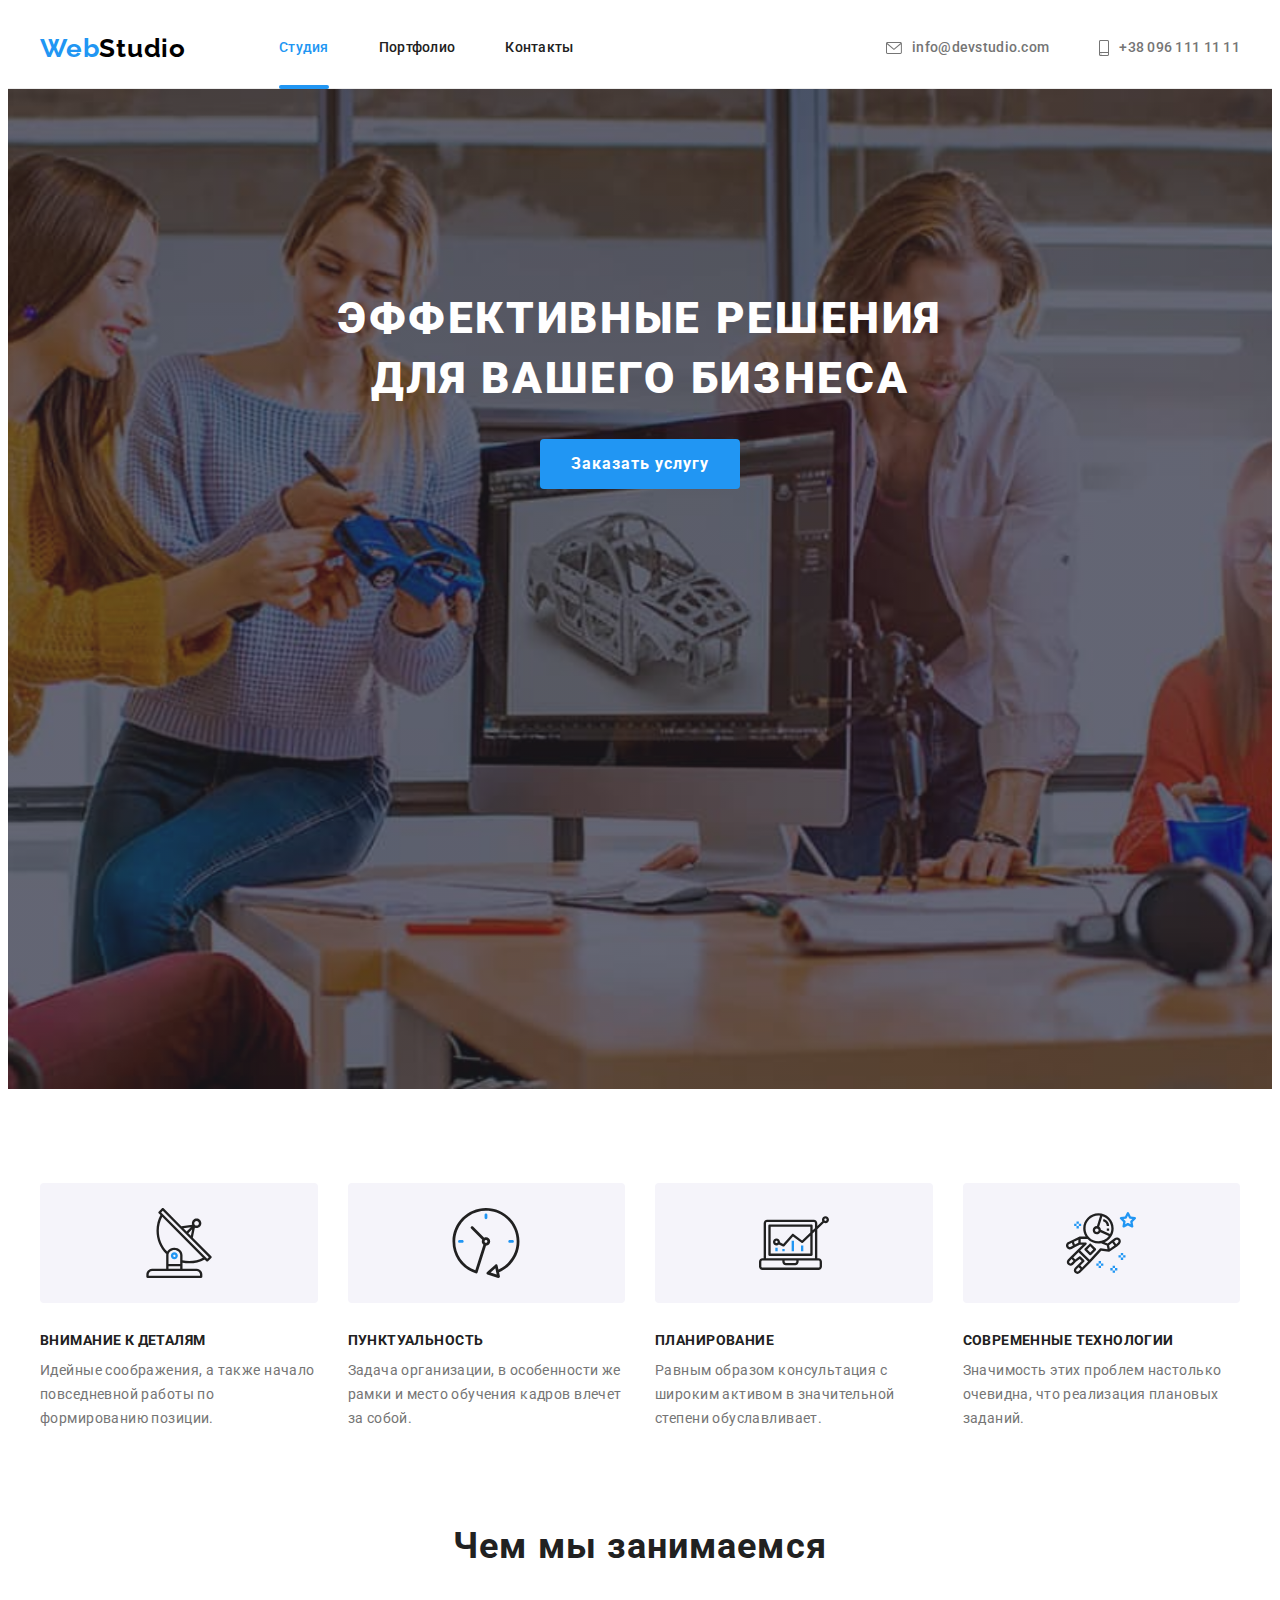
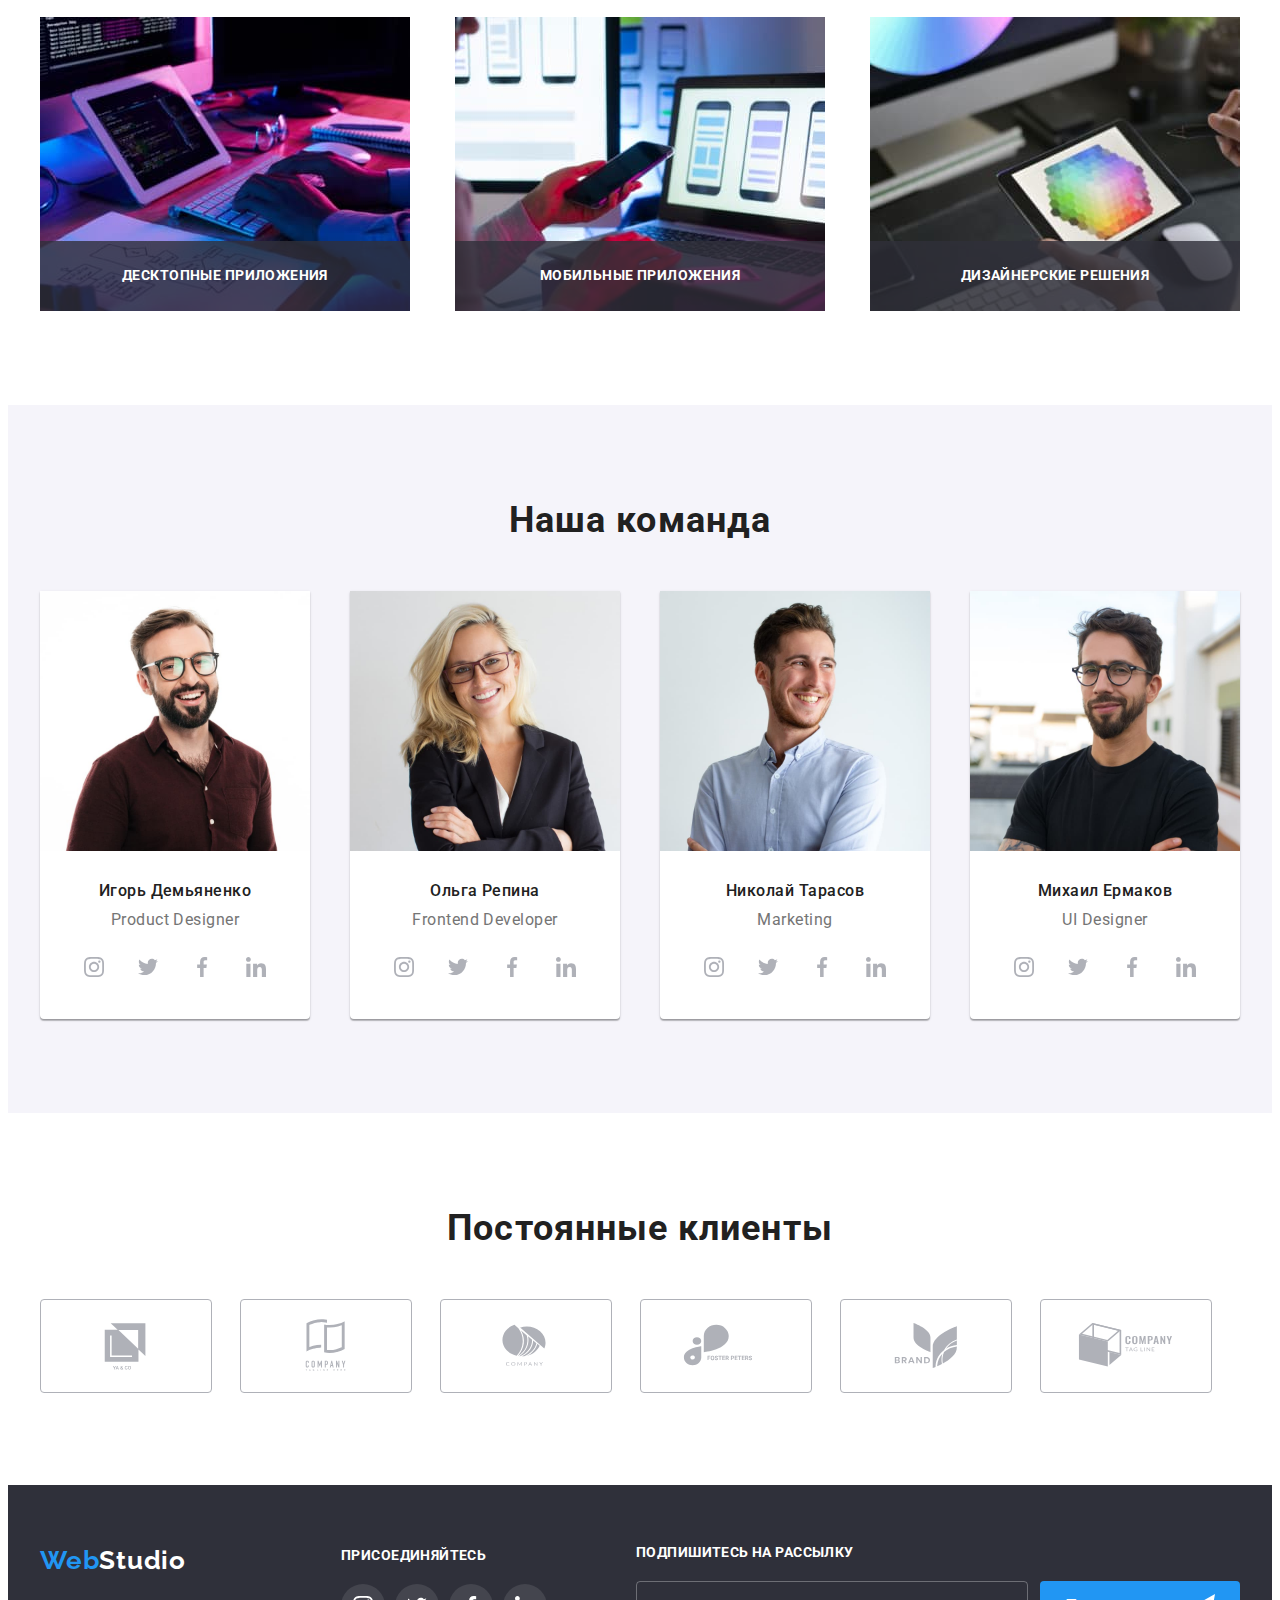
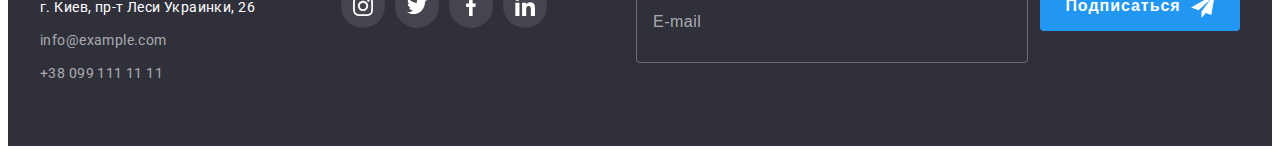
<file: index.html>
<!DOCTYPE html>
<html lang="ru">
  <head>
    <meta charset="UTF-8" />
    <meta http-equiv="X-UA-Compatible" content="IE=edge" />
    <meta name="viewport" content="width=device-width, initial-scale=1.0" />
    <title>Студия</title>
    <link rel="preconnect" href="https://fonts.googleapis.com" />
    <link rel="preconnect" href="https://fonts.gstatic.com" crossorigin />
    <link
      href="https://fonts.googleapis.com/css2?family=Raleway:wght@700&family=Roboto:wght@400;500;700;900&display=swap"
      rel="stylesheet"
    />
    <link
      rel="stylesheet"
      href="https://cdnjs.cloudflare.com/ajax/libs/modern-normalize/1.1.0/modern-normalize.min.css"
      integrity="sha512-wpPYUAdjBVSE4KJnH1VR1HeZfpl1ub8YT/NKx4PuQ5NmX2tKuGu6U/JRp5y+Y8XG2tV+wKQpNHVUX03MfMFn9Q=="
      crossorigin="anonymous"
      referrerpolicy="no-referrer"
    />
    <link rel="stylesheet" href="./css/main.min.css" />
  </head>
  <body>
    <!-- Шапка страницы -->
    <header class="page-header">
      <div class="container page-header__items">
        <nav class="main-nav">
          <a class="logo" href="./index.html"><span class="logo__label">Web</span>Studio</a>

          <ul class="nav-list">
            <li class="nav-list__item">
              <a class="nav-list__link nav-list__link--current" href="./index.html">Студия</a>
            </li>
            <li class="nav-list__item">
              <a class="nav-list__link" href="./portfolio.html">Портфолио</a>
            </li>
            <li class="nav-list__item">
              <a class="nav-list__link" href="">Контакты</a>
            </li>
          </ul>
        </nav>

        <ul class="contacts">
          <li class="contacts__item">
            <a class="contacts__link" href="mailto:info@devstudio.com">
              <svg class="contacts__icon" width="16" height="12">
                <use href="./images/icons.svg#icon-mail"></use>
              </svg>
              info@devstudio.com
            </a>
          </li>
          <li class="contacts__item">
            <a class="contacts__link" href="tel:+380961111111">
              <svg class="contacts__icon" width="10" height="16">
                <use href="./images/icons.svg#icon-smartphone"></use>
              </svg>
              +38 096 111 11 11
            </a>
          </li>
        </ul>
      </div>
    </header>
    <!-- Основной контент страницы -->
    <main>
      <!-- Герой -->
      <section class="hero">
        <div class="container">
          <h1 class="hero__title">Эффективные решения для вашего бизнеса</h1>

          <button class="btn" type="button" data-modal-open>Заказать услугу</button>
        </div>
      </section>
      <!-- Особенности -->
      <section class="features section">
        <div class="container">
          <!-- Скрытый заголовок h2 -->
          <h2 class="visually-hidden">Особенности</h2>

          <ul class="features-list">
            <li class="features-list__item">
              <div class="features-list__icon">
                <svg width="70" height="70">
                  <use href="./images/icons.svg#icon-antenna"></use>
                </svg>
              </div>
              <h3 class="features-list__label">Внимание к деталям</h3>
              <p class="features-list__text">
                Идейные соображения, а также начало повседневной работы по формированию позиции.
              </p>
            </li>

            <li class="features-list__item">
              <div class="features-list__icon">
                <svg width="70" height="70">
                  <use href="./images/icons.svg#icon-clock"></use>
                </svg>
              </div>
              <h3 class="features-list__label">Пунктуальность</h3>
              <p class="features-list__text">
                Задача организации, в особенности же рамки и место обучения кадров влечет за собой.
              </p>
            </li>

            <li class="features-list__item">
              <div class="features-list__icon">
                <svg width="70" height="70">
                  <use href="./images/icons.svg#icon-diagram"></use>
                </svg>
              </div>
              <h3 class="features-list__label">Планирование</h3>
              <p class="features-list__text">
                Равным образом консультация с широким активом в значительной степени обуславливает.
              </p>
            </li>

            <li class="features-list__item">
              <div class="features-list__icon">
                <svg width="70" height="70">
                  <use href="./images/icons.svg#icon-astronaut"></use>
                </svg>
              </div>
              <h3 class="features-list__label">Современные технологии</h3>
              <p class="features-list__text">
                Значимость этих проблем настолько очевидна, что реализация плановых заданий.
              </p>
            </li>
          </ul>
        </div>
      </section>
      <!-- Чем мы занимаемся -->
      <section class="about section">
        <div class="container">
          <h2 class="about__title">Чем мы занимаемся</h2>

          <ul class="about-list">
            <li class="about-list__item">
              <img
                class="about-list__image"
                src="./images/box-1.jpg"
                alt="Компьютер, на котором пишут код"
                width="370"
              />
              <p class="about-list__desc">Десктопные приложения</p>
            </li>

            <li class="about-list__item">
              <img
                class="about-list__image"
                src="./images/box-2.jpg"
                alt="Мобильный телефон в руках разработчика сайта"
                width="370"
              />
              <p class="about-list__desc">Мобильные приложения</p>
            </li>

            <li class="about-list__item">
              <img
                class="about-list__image"
                src="./images/box-3.jpg"
                alt="Планшет в руках дизайнера"
                width="370"
              />
              <p class="about-list__desc">Дизайнерские решения</p>
            </li>
          </ul>
        </div>
      </section>
      <!-- Наша команда -->
      <section class="team section">
        <div class="container">
          <h2 class="team__title">Наша команда</h2>

          <ul class="team-list">
            <li class="team-list__item">
              <img
                class="team-list__photo"
                src="./images/igor-demianenko.jpg"
                alt="Фотография Игоря Демьяненка"
                width="270"
              />
              <h3 class="team-list__name">Игорь Демьяненко</h3>
              <p class="team-list__post" lang="en">Product Designer</p>

              <ul class="social-list">
                <li class="social-list__item">
                  <a href="" class="social-list__link">
                    <svg class="social-list__icon" width="20" height="20">
                      <use href="./images/icons.svg#icon-instagram"></use>
                    </svg>
                  </a>
                </li>
                <li class="social-list__item">
                  <a href="" class="social-list__link">
                    <svg class="social-list__icon" width="20" height="20">
                      <use href="./images/icons.svg#icon-twitter"></use>
                    </svg>
                  </a>
                </li>
                <li class="social-list__item">
                  <a href="" class="social-list__link">
                    <svg class="social-list__icon" width="20" height="20">
                      <use href="./images/icons.svg#icon-facebook"></use>
                    </svg>
                  </a>
                </li>
                <li class="social-list__item">
                  <a href="" class="social-list__link">
                    <svg class="social-list__icon" width="20" height="20">
                      <use href="./images/icons.svg#icon-linkedin"></use>
                    </svg>
                  </a>
                </li>
              </ul>
            </li>

            <li class="team-list__item">
              <img
                class="team-list__photo"
                src="./images/olga-repina.jpg"
                alt="Фотография Ольги Репиной"
                width="270"
              />
              <h3 class="team-list__name">Ольга Репина</h3>
              <p class="team-list__post" lang="en">Frontend Developer</p>

              <ul class="social-list">
                <li class="social-list__item">
                  <a href="" class="social-list__link">
                    <svg class="social-list__icon" width="20" height="20">
                      <use href="./images/icons.svg#icon-instagram"></use>
                    </svg>
                  </a>
                </li>
                <li class="social-list__item">
                  <a href="" class="social-list__link">
                    <svg class="social-list__icon" width="20" height="20">
                      <use href="./images/icons.svg#icon-twitter"></use>
                    </svg>
                  </a>
                </li>
                <li class="social-list__item">
                  <a href="" class="social-list__link">
                    <svg class="social-list__icon" width="20" height="20">
                      <use href="./images/icons.svg#icon-facebook"></use>
                    </svg>
                  </a>
                </li>
                <li class="social-list__item">
                  <a href="" class="social-list__link">
                    <svg class="social-list__icon" width="20" height="20">
                      <use href="./images/icons.svg#icon-linkedin"></use>
                    </svg>
                  </a>
                </li>
              </ul>
            </li>

            <li class="team-list__item">
              <img
                class="team-list__photo"
                src="./images/nikolay-tarasov.jpg"
                alt="Фотография Николая Тарасова"
                width="270"
              />
              <h3 class="team-list__name">Николай Тарасов</h3>
              <p class="team-list__post" lang="en">Marketing</p>

              <ul class="social-list">
                <li class="social-list__item">
                  <a href="" class="social-list__link">
                    <svg class="social-list__icon" width="20" height="20">
                      <use href="./images/icons.svg#icon-instagram"></use>
                    </svg>
                  </a>
                </li>
                <li class="social-list__item">
                  <a href="" class="social-list__link">
                    <svg class="social-list__icon" width="20" height="20">
                      <use href="./images/icons.svg#icon-twitter"></use>
                    </svg>
                  </a>
                </li>
                <li class="social-list__item">
                  <a href="" class="social-list__link">
                    <svg class="social-list__icon" width="20" height="20">
                      <use href="./images/icons.svg#icon-facebook"></use>
                    </svg>
                  </a>
                </li>
                <li class="social-list__item">
                  <a href="" class="social-list__link">
                    <svg class="social-list__icon" width="20" height="20">
                      <use href="./images/icons.svg#icon-linkedin"></use>
                    </svg>
                  </a>
                </li>
              </ul>
            </li>

            <li class="team-list__item">
              <img
                class="team-list__photo"
                src="./images/mikhail-ermakov.jpg"
                alt="Фотография Михаила Ермакова"
                width="270"
              />
              <h3 class="team-list__name">Михаил Ермаков</h3>
              <p class="team-list__post" lang="en">UI Designer</p>

              <ul class="social-list">
                <li class="social-list__item">
                  <a href="" class="social-list__link">
                    <svg class="social-list__icon" width="20" height="20">
                      <use href="./images/icons.svg#icon-instagram"></use>
                    </svg>
                  </a>
                </li>
                <li class="social-list__item">
                  <a href="" class="social-list__link">
                    <svg class="social-list__icon" width="20" height="20">
                      <use href="./images/icons.svg#icon-twitter"></use>
                    </svg>
                  </a>
                </li>
                <li class="social-list__item">
                  <a href="" class="social-list__link">
                    <svg class="social-list__icon" width="20" height="20">
                      <use href="./images/icons.svg#icon-facebook"></use>
                    </svg>
                  </a>
                </li>
                <li class="social-list__item">
                  <a href="" class="social-list__link">
                    <svg class="social-list__icon" width="20" height="20">
                      <use href="./images/icons.svg#icon-linkedin"></use>
                    </svg>
                  </a>
                </li>
              </ul>
            </li>
          </ul>
        </div>
      </section>

      <section class="clients section">
        <div class="container">
          <h2 class="clients__title">Постоянные клиенты</h2>

          <ul class="clients-list">
            <li class="clients-list__item">
              <a href="" class="clients-list__link">
                <svg class="clients-list__icon" width="106" height="60">
                  <use href="./images/icons.svg#icon-client-1"></use>
                </svg>
              </a>
            </li>
            <li class="clients-list__item">
              <a href="" class="clients-list__link">
                <svg class="clients-list__icon" width="106" height="60">
                  <use href="./images/icons.svg#icon-client-2"></use>
                </svg>
              </a>
            </li>
            <li class="clients-list__item">
              <a href="" class="clients-list__link">
                <svg class="clients-list__icon" width="106" height="60">
                  <use href="./images/icons.svg#icon-client-3"></use>
                </svg>
              </a>
            </li>
            <li class="clients-list__item">
              <a href="" class="clients-list__link">
                <svg class="clients-list__icon" width="106" height="60">
                  <use href="./images/icons.svg#icon-client-4"></use>
                </svg>
              </a>
            </li>
            <li class="clients-list__item">
              <a href="" class="clients-list__link">
                <svg class="clients-list__icon" width="106" height="60">
                  <use href="./images/icons.svg#icon-client-5"></use>
                </svg>
              </a>
            </li>
            <li class="clients-list__item">
              <a href="" class="clients-list__link">
                <svg class="clients-list__icon" width="106" height="60">
                  <use href="./images/icons.svg#icon-client-6"></use>
                </svg>
              </a>
            </li>
          </ul>
        </div>
      </section>
    </main>
    <!-- Подвал сайта -->
    <footer class="page-footer">
      <div class="container page-footer__container">
        <div class="page-footer__left">
          <a class="logo page-footer__logo" href="./index.html"
            ><span class="logo__label">Web</span>Studio</a
          >

          <address>
            <ul class="footer-contacts">
              <li class="footer-contacts__item">
                <a
                  class="footer-contacts__link footer-contacts__link--white"
                  href="https://goo.gl/maps/FamfgwnyAjWvc73h8"
                  target="_blank"
                  rel="norefferer noopener"
                  >г. Киев, пр-т Леси Украинки, 26
                </a>
              </li>
              <li class="footer-contacts__item">
                <a class="footer-contacts__link" href="mailto:info@example.com">info@example.com</a>
              </li>
              <li class="footer-contacts__item">
                <a class="footer-contacts__link" href="tel:+380991111111">+38 099 111 11 11</a>
              </li>
            </ul>
          </address>
        </div>

        <div class="footer-social">
          <b class="footer-social__text">присоединяйтесь</b>

          <ul class="social-list">
            <li class="social-list__item">
              <a href="" class="social-list__link social-list__link--white">
                <svg class="social-list__icon" width="20" height="20">
                  <use href="./images/icons.svg#icon-instagram"></use>
                </svg>
              </a>
            </li>
            <li class="social-list__item">
              <a href="" class="social-list__link social-list__link--white">
                <svg class="social-list__icon" width="20" height="20">
                  <use href="./images/icons.svg#icon-twitter"></use>
                </svg>
              </a>
            </li>
            <li class="social-list__item">
              <a href="" class="social-list__link social-list__link--white">
                <svg class="social-list__icon" width="20" height="20">
                  <use href="./images/icons.svg#icon-facebook"></use>
                </svg>
              </a>
            </li>
            <li class="social-list__item">
              <a href="" class="social-list__link social-list__link--white">
                <svg class="social-list__icon" width="20" height="20">
                  <use href="./images/icons.svg#icon-linkedin"></use>
                </svg>
              </a>
            </li>
          </ul>
        </div>

        <form class="footer-form">
          <label for="email" class="footer-form__label">Подпишитесь на рассылку</label>
          <div class="footer-form__container">
            <input
              type="email"
              class="footer-form__input"
              name="email"
              id="email"
              placeholder="E-mail"
            />
            <button type="submit" class="footer-form__btn">
              Подписаться
              <svg class="footer-form__icon" width="24" height="24">
                <use href="./images/icons.svg#icon-send"></use>
              </svg>
            </button>
          </div>
        </form>
      </div>
    </footer>
    <!-- Бэкдроп и модальное окно -->
    <div class="backdrop is-hidden" data-modal>
      <div class="modal">
        <button type="button" class="close-btn" data-modal-close>
          <svg class="close-btn__icon" width="18" height="18">
            <use href="./images/icons.svg#icon-close"></use>
          </svg>
        </button>

        <form class="modal-form">
          <p class="modal-form__title">Оставьте свои данные, мы вам перезвоним</p>

          <label class="modal-form__label" for="name">Имя</label>
          <div class="modal-form__wrapper">
            <input type="text" class="modal-form__input" name="name" id="name" />
            <svg class="modal-form__icon" width="18" height="18">
              <use href="./images/icons.svg#person-modal"></use>
            </svg>
          </div>

          <label class="modal-form__label" for="tel">Телефон</label>
          <div class="modal-form__wrapper">
            <input type="tel" class="modal-form__input" name="tel" id="tel" />
            <svg class="modal-form__icon" width="18" height="18">
              <use href="./images/icons.svg#phone-modal"></use>
            </svg>
          </div>

          <label class="modal-form__label" for="modal-email">Почта</label>
          <div class="modal-form__wrapper">
            <input type="email" class="modal-form__input" name="modal-email" id="modal-email" />
            <svg class="modal-form__icon" width="18" height="18">
              <use href="./images/icons.svg#email-modal"></use>
            </svg>
          </div>

          <label class="modal-form__label" for="comment">Комментарий</label>
          <textarea
            name="comment"
            class="modal-form__comment"
            id="comment"
            placeholder="Введите текст"
          ></textarea>

          <input
            type="checkbox"
            class="modal-form__checkbox visually-hidden"
            name="modal-checkbox"
            id="modal-checkbox"
          />
          <label for="modal-checkbox" class="modal-form__accept">
            <span class="modal-form__check-icon">
              <svg width="11" height="8">
                <use href="./images/icons.svg#icon-check"></use>
              </svg>
            </span>
            Соглашаюсь с рассылкой и принимаю
            <a class="modal-form__link" href="">Условия договора</a>
          </label>
          <button type="submit" class="btn modal-form__btn">Отправить</button>
        </form>
      </div>
    </div>

    <script src="./js/modal.js"></script>
  </body>
</html>
</file>
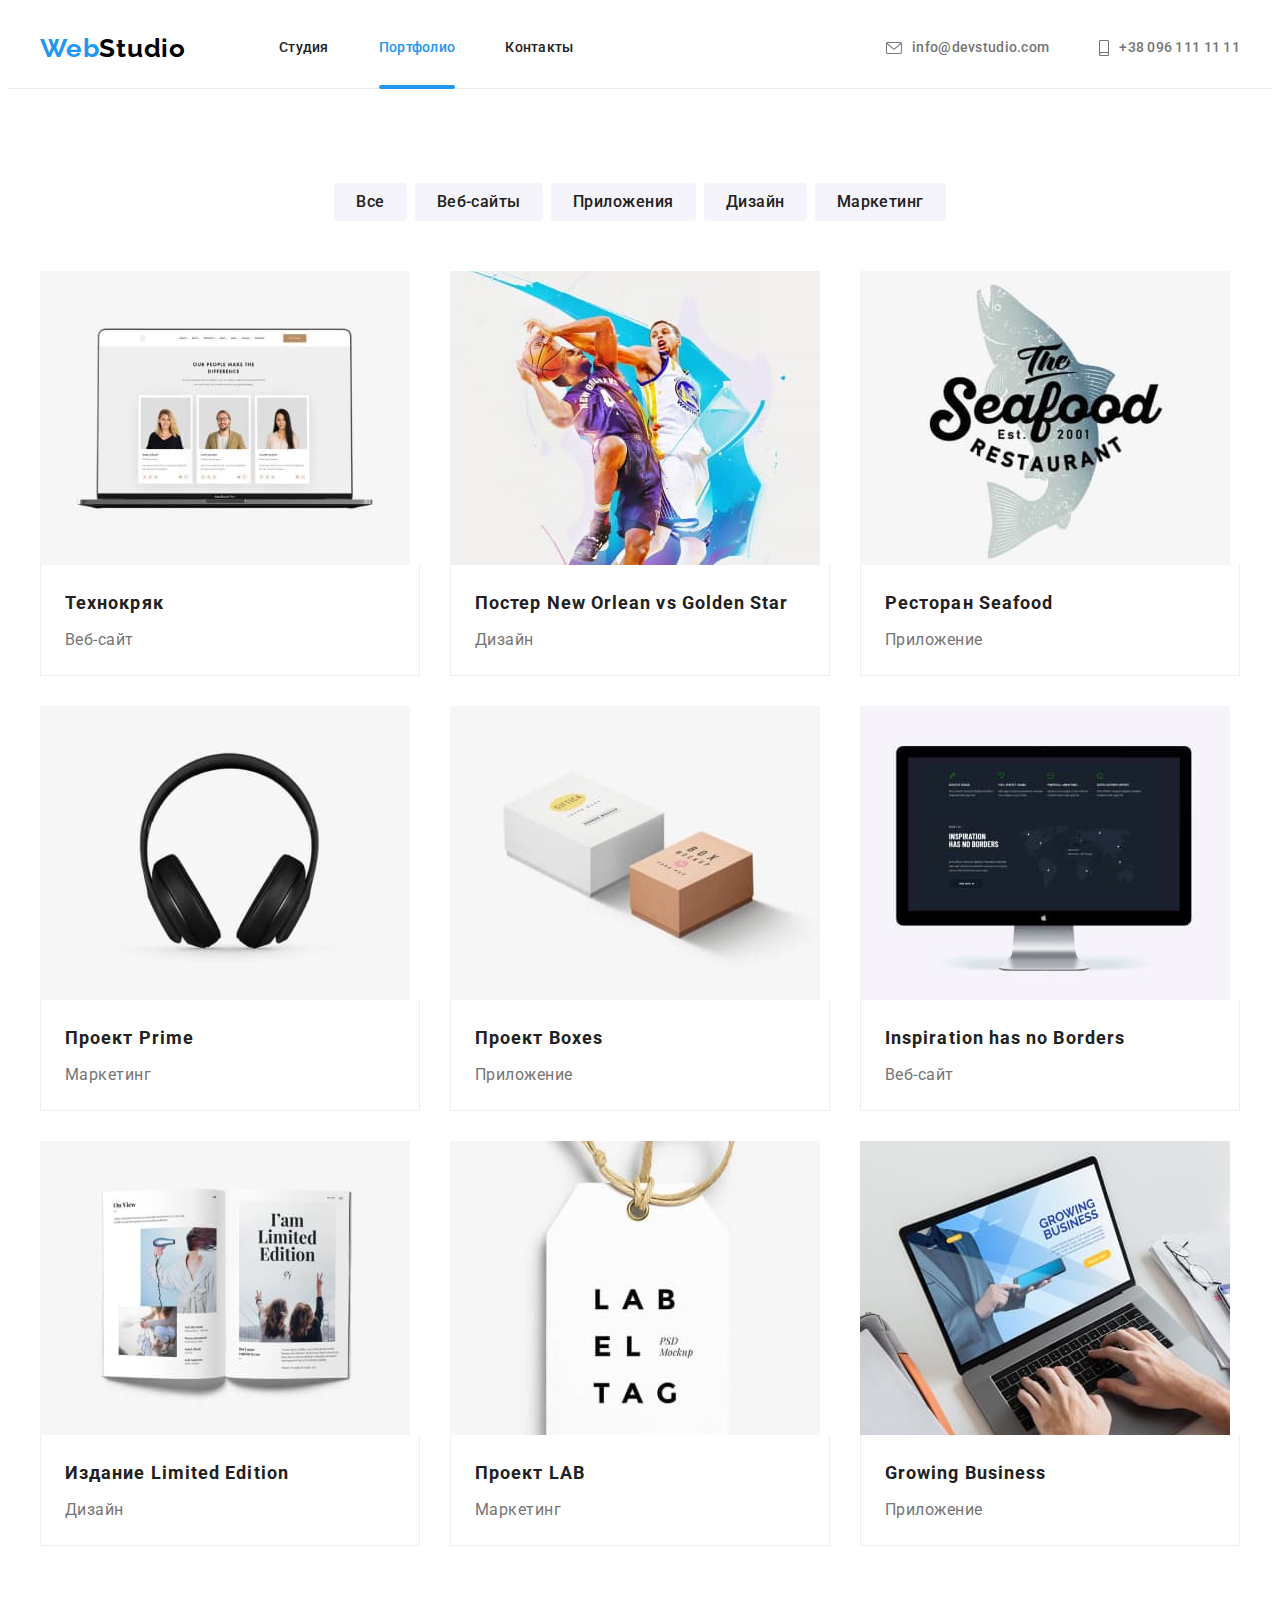
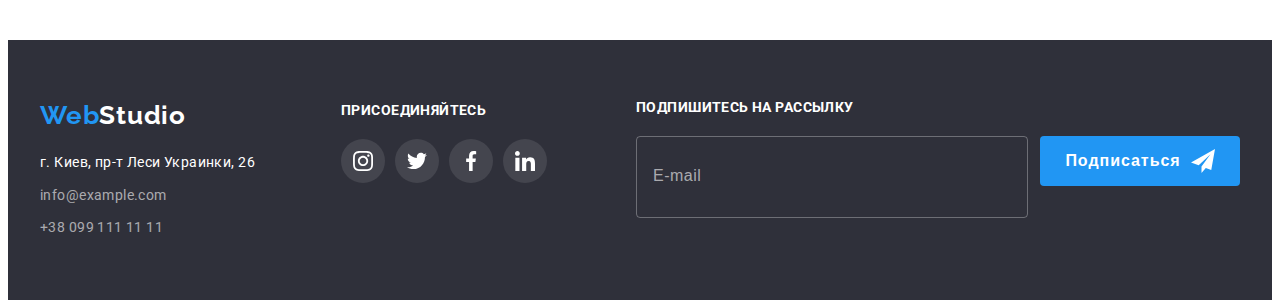
<file: portfolio.html>
<!DOCTYPE html>
<html lang="ru">
  <head>
    <meta charset="UTF-8" />
    <meta http-equiv="X-UA-Compatible" content="IE=edge" />
    <meta name="viewport" content="width=device-width, initial-scale=1.0" />
    <title>Портфолио</title>
    <link rel="preconnect" href="https://fonts.googleapis.com" />
    <link rel="preconnect" href="https://fonts.gstatic.com" crossorigin />
    <link
      href="https://fonts.googleapis.com/css2?family=Raleway:wght@700&family=Roboto:wght@400;500;700;900&display=swap"
      rel="stylesheet"
    />
    <link
      rel="stylesheet"
      href="https://cdnjs.cloudflare.com/ajax/libs/modern-normalize/1.1.0/modern-normalize.min.css"
      integrity="sha512-wpPYUAdjBVSE4KJnH1VR1HeZfpl1ub8YT/NKx4PuQ5NmX2tKuGu6U/JRp5y+Y8XG2tV+wKQpNHVUX03MfMFn9Q=="
      crossorigin="anonymous"
      referrerpolicy="no-referrer"
    />
    <link rel="stylesheet" href="./css/main.min.css" />
  </head>
  <body>
    <!-- Шапка страницы -->
    <header class="page-header">
      <div class="container page-header__items">
        <nav class="main-nav">
          <a class="logo" href="./index.html"><span class="logo__label">Web</span>Studio</a>

          <ul class="nav-list">
            <li class="nav-list__item">
              <a class="nav-list__link" href="./index.html">Студия</a>
            </li>
            <li class="nav-list__item">
              <a class="nav-list__link nav-list__link--current" href="./portfolio.html"
                >Портфолио</a
              >
            </li>
            <li class="nav-list__item">
              <a class="nav-list__link" href="">Контакты</a>
            </li>
          </ul>
        </nav>

        <ul class="contacts">
          <li class="contacts__item">
            <a class="contacts__link" href="mailto:info@devstudio.com">
              <svg class="contacts__icon" width="16" height="12">
                <use href="./images/icons.svg#icon-mail"></use>
              </svg>
              info@devstudio.com
            </a>
          </li>
          <li class="contacts__item">
            <a class="contacts__link" href="tel:+380961111111">
              <svg class="contacts__icon" width="10" height="16">
                <use href="./images/icons.svg#icon-smartphone"></use>
              </svg>
              +38 096 111 11 11
            </a>
          </li>
        </ul>
      </div>
    </header>
    <!-- Основной контент страницы -->
    <main>
      <section class="portfolio section">
        <div class="container">
          <h1 hidden>Примеры работ</h1>

          <ul class="filter-list">
            <li class="filter-list__item">
              <button class="filter-list__btn" type="button">Все</button>
            </li>
            <li class="filter-list__item">
              <button class="filter-list__btn" type="button">Веб-сайты</button>
            </li>
            <li class="filter-list__item">
              <button class="filter-list__btn" type="button">Приложения</button>
            </li>
            <li class="filter-list__item">
              <button class="filter-list__btn" type="button">Дизайн</button>
            </li>
            <li class="filter-list__item">
              <button class="filter-list__btn" type="button">Маркетинг</button>
            </li>
          </ul>

          <ul class="portfolio-list">
            <li class="portfolio-list__item">
              <a class="portfolio-list__link" href="">
                <div class="portfolio-list__overlay">
                  <img
                    class="portfolio-list__image"
                    src="./images/filter-1.jpg"
                    alt="Веб-сайт на ноутбуке"
                    width="370"
                  />
                  <p class="portfolio-list__text">
                    Технокряк это современная площадка распространения коронавируса. Компании
                    используют эту платформу для цифрового шпионажа и атак на защищённые сервера
                    конкурентов.
                  </p>
                </div>
                <div class="portfolio-list__desc">
                  <h2 class="portfolio-list__title">Технокряк</h2>
                  <p class="portfolio-list__subtitle">Веб-сайт</p>
                </div>
              </a>
            </li>
            <li class="portfolio-list__item">
              <a class="portfolio-list__link" href="">
                <div class="portfolio-list__overlay">
                  <img
                    class="portfolio-list__image"
                    src="./images/filter-2.jpg"
                    alt="Постер с баскетболистами"
                    width="370"
                  />
                  <p class="portfolio-list__text">
                    Технокряк это современная площадка распространения коронавируса. Компании
                    используют эту платформу для цифрового шпионажа и атак на защищённые сервера
                    конкурентов.
                  </p>
                </div>
                <div class="portfolio-list__desc">
                  <h2 class="portfolio-list__title">Постер New Orlean vs Golden Star</h2>
                  <p class="portfolio-list__subtitle">Дизайн</p>
                </div>
              </a>
            </li>
            <li class="portfolio-list__item">
              <a class="portfolio-list__link" href="">
                <div class="portfolio-list__overlay">
                  <img
                    class="portfolio-list__image"
                    src="./images/filter-3.jpg"
                    alt="Логотип ресторана"
                    width="370"
                  />
                  <p class="portfolio-list__text">
                    Технокряк это современная площадка распространения коронавируса. Компании
                    используют эту платформу для цифрового шпионажа и атак на защищённые сервера
                    конкурентов.
                  </p>
                </div>
                <div class="portfolio-list__desc">
                  <h2 class="portfolio-list__title">Ресторан Seafood</h2>
                  <p class="portfolio-list__subtitle">Приложение</p>
                </div>
              </a>
            </li>
            <li class="portfolio-list__item">
              <a class="portfolio-list__link" href="">
                <div class="portfolio-list__overlay">
                  <img
                    class="portfolio-list__image"
                    src="./images/filter-4.jpg"
                    alt="Наушники"
                    width="370"
                  />
                  <p class="portfolio-list__text">
                    Технокряк это современная площадка распространения коронавируса. Компании
                    используют эту платформу для цифрового шпионажа и атак на защищённые сервера
                    конкурентов.
                  </p>
                </div>
                <div class="portfolio-list__desc">
                  <h2 class="portfolio-list__title">Проект Prime</h2>
                  <p class="portfolio-list__subtitle">Маркетинг</p>
                </div>
              </a>
            </li>
            <li class="portfolio-list__item">
              <a class="portfolio-list__link" href="">
                <div class="portfolio-list__overlay">
                  <img
                    class="portfolio-list__image"
                    src="./images/filter-5.jpg"
                    alt="Две коробки"
                    width="370"
                  />
                  <p class="portfolio-list__text">
                    Технокряк это современная площадка распространения коронавируса. Компании
                    используют эту платформу для цифрового шпионажа и атак на защищённые сервера
                    конкурентов.
                  </p>
                </div>
                <div class="portfolio-list__desc">
                  <h2 class="portfolio-list__title">Проект Boxes</h2>
                  <p class="portfolio-list__subtitle">Приложение</p>
                </div>
              </a>
            </li>
            <li class="portfolio-list__item">
              <a class="portfolio-list__link" href="">
                <div class="portfolio-list__overlay">
                  <img
                    class="portfolio-list__image"
                    src="./images/filter-6.jpg"
                    alt="Веб-сайт на мониторе"
                    width="370"
                  />
                  <p class="portfolio-list__text">
                    Технокряк это современная площадка распространения коронавируса. Компании
                    используют эту платформу для цифрового шпионажа и атак на защищённые сервера
                    конкурентов.
                  </p>
                </div>
                <div class="portfolio-list__desc">
                  <h2 class="portfolio-list__title" lang="en">Inspiration has no Borders</h2>
                  <p class="portfolio-list__subtitle">Веб-сайт</p>
                </div>
              </a>
            </li>
            <li class="portfolio-list__item">
              <a class="portfolio-list__link" href="">
                <div class="portfolio-list__overlay">
                  <img
                    class="portfolio-list__image"
                    src="./images/filter-7.jpg"
                    alt="Открытый журнал"
                    width="370"
                  />
                  <p class="portfolio-list__text">
                    Технокряк это современная площадка распространения коронавируса. Компании
                    используют эту платформу для цифрового шпионажа и атак на защищённые сервера
                    конкурентов.
                  </p>
                </div>
                <div class="portfolio-list__desc">
                  <h2 class="portfolio-list__title">Издание Limited Edition</h2>
                  <p class="portfolio-list__subtitle">Дизайн</p>
                </div>
              </a>
            </li>
            <li class="portfolio-list__item">
              <a class="portfolio-list__link" href="">
                <div class="portfolio-list__overlay">
                  <img
                    class="portfolio-list__image"
                    src="./images/filter-8.jpg"
                    alt="Бирка с названием проекта"
                    width="370"
                  />
                  <p class="portfolio-list__text">
                    Технокряк это современная площадка распространения коронавируса. Компании
                    используют эту платформу для цифрового шпионажа и атак на защищённые сервера
                    конкурентов.
                  </p>
                </div>
                <div class="portfolio-list__desc">
                  <h2 class="portfolio-list__title">Проект LAB</h2>
                  <p class="portfolio-list__subtitle">Маркетинг</p>
                </div>
              </a>
            </li>
            <li class="portfolio-list__item">
              <a class="portfolio-list__link" href="">
                <div class="portfolio-list__overlay">
                  <img
                    class="portfolio-list__image"
                    src="./images/filter-9.jpg"
                    alt="Приложение на ноутбуке"
                    width="370"
                  />
                  <p class="portfolio-list__text">
                    Технокряк это современная площадка распространения коронавируса. Компании
                    используют эту платформу для цифрового шпионажа и атак на защищённые сервера
                    конкурентов.
                  </p>
                </div>
                <div class="portfolio-list__desc">
                  <h2 class="portfolio-list__title" lang="en">Growing Business</h2>
                  <p class="portfolio-list__subtitle">Приложение</p>
                </div>
              </a>
            </li>
          </ul>
        </div>
      </section>
    </main>
    <!-- Подвал сайта -->
    <footer class="page-footer">
      <div class="container page-footer__container">
        <div class="page-footer__left">
          <a class="logo page-footer__logo" href="./index.html"
            ><span class="logo__label">Web</span>Studio</a
          >

          <address>
            <ul class="footer-contacts">
              <li class="footer-contacts__item">
                <a
                  class="footer-contacts__link footer-contacts__link--white"
                  href="https://goo.gl/maps/FamfgwnyAjWvc73h8"
                  target="_blank"
                  rel="norefferer noopener"
                  >г. Киев, пр-т Леси Украинки, 26
                </a>
              </li>
              <li class="footer-contacts__item">
                <a class="footer-contacts__link" href="mailto:info@example.com">info@example.com</a>
              </li>
              <li class="footer-contacts__item">
                <a class="footer-contacts__link" href="tel:+380991111111">+38 099 111 11 11</a>
              </li>
            </ul>
          </address>
        </div>

        <div class="footer-social">
          <b class="footer-social__text">присоединяйтесь</b>

          <ul class="social-list">
            <li class="social-list__item">
              <a href="" class="social-list__link social-list__link--white">
                <svg class="social-list__icon" width="20" height="20">
                  <use href="./images/icons.svg#icon-instagram"></use>
                </svg>
              </a>
            </li>
            <li class="social-list__item">
              <a href="" class="social-list__link social-list__link--white">
                <svg class="social-list__icon" width="20" height="20">
                  <use href="./images/icons.svg#icon-twitter"></use>
                </svg>
              </a>
            </li>
            <li class="social-list__item">
              <a href="" class="social-list__link social-list__link--white">
                <svg class="social-list__icon" width="20" height="20">
                  <use href="./images/icons.svg#icon-facebook"></use>
                </svg>
              </a>
            </li>
            <li class="social-list__item">
              <a href="" class="social-list__link social-list__link--white">
                <svg class="social-list__icon" width="20" height="20">
                  <use href="./images/icons.svg#icon-linkedin"></use>
                </svg>
              </a>
            </li>
          </ul>
        </div>

        <form class="footer-form">
          <label for="email" class="footer-form__label">Подпишитесь на рассылку</label>
          <div class="footer-form__container">
            <input
              type="email"
              class="footer-form__input"
              name="email"
              id="email"
              placeholder="E-mail"
            />
            <button type="submit" class="footer-form__btn">
              Подписаться
              <svg class="footer-form__icon" width="24" height="24">
                <use href="./images/icons.svg#icon-send"></use>
              </svg>
            </button>
          </div>
        </form>
      </div>
    </footer>
  </body>
</html>
</file>
<file: css/main.min.css>
body{font-family:'Roboto', sans-serif;color:#757575}ul{margin:0;padding:0;list-style:none}h1,h2,h3,h4,h5,h6,p{margin:0}a{display:block}.container{width:1200px;margin:0 auto;padding:0 15px}.section{padding:94px 0}.visually-hidden{position:absolute;width:1px;height:1px;margin:-1px;padding:0;overflow:hidden;border:0;clip:rect(0 0 0 0)}.main-nav,.contacts__link,.features-list__icon,.social-list__link,.clients-list__link,.footer-form__btn,.close-btn,.modal-form__accept,.modal-form__check-icon{display:flex;align-items:center}.page-header{border-bottom:1px solid #ececec;background-color:#ffffff}.page-header__items{display:flex}.nav-list{display:flex}.nav-list__item+.nav-list__item{margin-left:50px}.nav-list__link{display:block;padding:32px 0;color:#212121;font-size:14px;line-height:1.14;letter-spacing:.02em;font-weight:500;text-decoration:none;transition:color 250ms cubic-bezier(0.4, 0, 0.2, 1)}.nav-list__link:hover,.nav-list__link:focus{color:#2196f3}.nav-list__link--current{position:relative;color:#2196f3}.nav-list__link--current::after{position:absolute;left:0;bottom:-1px;content:'';width:100%;height:4px;border-radius:2px;background-color:#2196f3}.logo{margin-right:93px;color:#000000;font-family:'Raleway', sans-serif;font-size:26px;line-height:1.19;letter-spacing:.03em;font-weight:700;text-decoration:none}.logo__label{color:#2196f3}.contacts{display:flex;margin-left:auto}.contacts__item+.contacts__item{margin-left:50px}.contacts__link{padding:32px 0;color:inherit;font-size:14px;line-height:1.14;letter-spacing:.02em;font-weight:500;text-decoration:none;transition:color 250ms cubic-bezier(0.4, 0, 0.2, 1)}.contacts__link:hover,.contacts__link:focus{color:#2196f3}.contacts__icon{margin-right:10px;fill:currentColor;transition:fill 250ms cubic-bezier(0.4, 0, 0.2, 1)}.contacts__link:hover .contacts__icon,.contacts__link:focus .contacts__icon{fill:#2196f3}.hero{max-width:1600px;min-height:600px;margin:0 auto;padding:200px 0;background-color:#2f303a;background-image:linear-gradient(rgba(47,48,58,0.4), rgba(47,48,58,0.4)),url("../images/hero-bg.jpg");background-size:cover;background-repeat:no-repeat;background-position:center;text-align:center}.hero__title{width:696px;margin:0 auto;margin-bottom:30px;color:#ffffff;font-size:44px;line-height:1.36;letter-spacing:.06em;font-weight:900;text-transform:uppercase}.btn{min-width:200px;padding:10px;border-radius:4px;border:none;background-color:#2196f3;color:#ffffff;font-family:inherit;font-size:16px;line-height:1.87;letter-spacing:.06em;font-weight:700;cursor:pointer;transition:background-color 250ms cubic-bezier(0.4, 0, 0.2, 1)}.btn:hover,.btn:focus{background-color:#188ce8}.features-list{display:flex}.features-list__item{width:calc((100% - 90px) / 4);margin-right:30px}.features-list__item:last-child{margin-right:0}.features-list__icon{justify-content:center;height:120px;margin-bottom:30px;border-radius:4px;background-color:#f5f4fa}.features-list__label{margin-bottom:10px;color:#212121;font-size:14px;line-height:1.14;letter-spacing:.03em;font-weight:700;text-transform:uppercase}.features-list__text{font-size:14px;line-height:1.71;letter-spacing:.03em;font-weight:400}.about{padding-top:0}.about__title,.team__title,.clients__title{margin-bottom:50px;color:#212121;font-size:36px;line-height:1.17;letter-spacing:.03em;font-weight:700;text-align:center}.about-list{display:flex;justify-content:space-between}.about-list__item{position:relative}.about-list__image{display:block}.about-list__desc{position:absolute;bottom:0;width:100%;padding:27px 0;color:#ffffff;background-color:rgba(47,48,58,0.8);font-size:14px;line-height:1.14;letter-spacing:.03em;font-weight:700;text-align:center;text-transform:uppercase}.team{background-color:#f5f4fa}.team-list{display:flex;justify-content:space-between}.team-list__item{padding-bottom:30px;border-radius:0 0 4px 4px;box-shadow:0px 1px 3px rgba(0,0,0,0.12),0px 1px 1px rgba(0,0,0,0.14),0px 2px 1px rgba(0,0,0,0.2);background-color:#ffffff;text-align:center}.team-list__photo{display:block;margin-bottom:30px}.team-list__name{margin-bottom:10px;color:#212121;font-size:16px;line-height:1.19;letter-spacing:.03em;font-weight:500}.team-list__post{margin-bottom:16px;font-size:16px;line-height:1.19;letter-spacing:.03em;font-weight:400}.social-list{display:flex;justify-content:center}.social-list__item{width:44px;height:44px}.social-list__item+.social-list__item{margin-left:10px}.social-list__link{justify-content:center;width:100%;height:100%;border-radius:50%;fill:#afb1b8;transition:background-color 250ms cubic-bezier(0.4, 0, 0.2, 1)}.social-list__link:hover,.social-list__link:focus{background-color:#2196f3}.social-list__icon{transition:fill 250ms cubic-bezier(0.4, 0, 0.2, 1)}.social-list__link:hover .social-list__icon,.social-list__link:focus .social-list__icon{fill:#ffffff}.clients-list{display:flex}.clients-list__item{width:170px;height:92px}.clients-list__item:not(:last-child){margin-right:30px}.clients-list__link{justify-content:center;width:100%;height:100%;border:1px solid #afb1b8;border-radius:4px;transition:border-color 250ms cubic-bezier(0.4, 0, 0.2, 1)}.clients-list__link:hover,.clients-list__link:focus{border-color:#2196f3}.clients-list__icon{fill:#afb1b8;transition:fill 250ms cubic-bezier(0.4, 0, 0.2, 1)}.clients-list__link:hover .clients-list__icon,.clients-list__link:focus .clients-list__icon{fill:#2196f3}.page-footer{padding:60px 0;background-color:#2f303a}.page-footer__container{display:flex}.page-footer__left{width:231px;margin-right:70px}.page-footer__logo{margin-bottom:20px;color:#ffffff}.footer-contacts__item{margin-bottom:9px}.footer-contacts__item:last-child{margin-bottom:0}.footer-contacts__link{color:rgba(255,255,255,0.6);font-style:normal;font-size:14px;line-height:1.71;letter-spacing:.03em;font-weight:400;text-decoration:none;transition:color 250ms cubic-bezier(0.4, 0, 0.2, 1)}.footer-contacts__link--white{color:#ffffff}.footer-contacts__link:hover,.footer-contacts__link:focus{color:#2196f3}.footer-social{width:206px}.footer-social__text{display:inline-block;margin-bottom:20px;color:#ffffff;font-size:14px;line-height:1.14;letter-spacing:.03em;font-weight:700;text-transform:uppercase}.social-list__link--white{background-color:rgba(255,255,255,0.1);fill:#ffffff}.footer-form{margin-left:auto}.footer-form__label{display:block;margin-bottom:20px;color:#ffffff;font-size:14px;line-height:1.14;letter-spacing:.03em;font-weight:700;text-transform:uppercase}.footer-form__container{display:flex}.footer-form__input{width:358px;height:50px;padding:15px 16px;margin-right:12px;border:1px solid rgba(255,255,255,0.3);border-radius:4px;background-color:transparent;color:#ffffff}.footer-form__input::placeholder{font-size:16px;line-height:1.25;letter-spacing:0.03em;color:rgba(255,255,255,0.6)}.footer-form__btn{justify-content:center;width:200px;height:50px;padding:10px 0;border:none;border-radius:4px;color:#ffffff;background-color:#2196f3;font-size:16px;line-height:1.87;letter-spacing:.06em;font-weight:700;cursor:pointer}.footer-form__icon{margin-left:10px;fill:#ffffff}.filter-list{display:flex;justify-content:center;margin-bottom:50px}.filter-list__item:not(:last-child){margin-right:8px}.filter-list__btn{padding:6px 22px;border-radius:4px;border:none;color:#212121;background-color:#f5f4fa;font-family:inherit;font-size:16px;line-height:1.62;letter-spacing:.03em;font-weight:500;cursor:pointer;transition:color 250ms cubic-bezier(0.4, 0, 0.2, 1),background-color 250ms cubic-bezier(0.4, 0, 0.2, 1),box-shadow 250ms cubic-bezier(0.4, 0, 0.2, 1)}.filter-list__btn:hover,.filter-list__btn:focus{box-shadow:0px 3px 1px rgba(0,0,0,0.1),0px 1px 2px rgba(0,0,0,0.08),0px 2px 2px rgba(0,0,0,0.12);color:#ffffff;background-color:#2196f3}.portfolio-list{display:flex;flex-wrap:wrap;margin-top:-30px;margin-left:-30px}.portfolio-list__item{flex-basis:calc(100% / 3 - 30px);margin-top:30px;margin-left:30px}.portfolio-list__link{color:inherit;text-decoration:none;transition:box-shadow 250ms cubic-bezier(0.4, 0, 0.2, 1)}.portfolio-list__link:hover,.portfolio-list__link:focus{box-shadow:0px 1px 1px rgba(0,0,0,0.12),0px 4px 4px rgba(0,0,0,0.06),1px 4px 6px rgba(0,0,0,0.16)}.portfolio-list__overlay{position:relative;overflow:hidden}.portfolio-list__image{display:block;max-width:100%;height:auto}.portfolio-list__text{position:absolute;padding:63px 24px;color:#ffffff;background-color:rgba(33,150,243,0.9);font-size:18px;line-height:1.56;letter-spacing:.03em;font-weight:400;transform:translateY(0);transition:transform 250ms cubic-bezier(0.4, 0, 0.2, 1)}.portfolio-list__link:hover .portfolio-list__text,.portfolio-list__link:focus .portfolio-list__text{transform:translateY(-100%)}.portfolio-list__desc{padding:20px 24px;border:1px solid #eeeeee;border-top:none}.portfolio-list__title{margin-bottom:4px;color:#212121;font-size:18px;line-height:2;letter-spacing:.06em;font-weight:700}.portfolio-list__subtitle{font-size:16px;line-height:1.87;letter-spacing:.03em;font-weight:400}.backdrop{position:fixed;top:0;width:100%;height:100%;background-color:rgba(0,0,0,0.2);transition:opacity 250ms cubic-bezier(0.4, 0, 0.2, 1),visibility 250ms cubic-bezier(0.4, 0, 0.2, 1)}.backdrop.is-hidden{visibility:hidden;opacity:0;pointer-events:none}.backdrop.is-hidden .modal{transform:translate(-50%, -50%) scale(2)}.modal{position:absolute;top:50%;left:50%;width:528px;min-height:581px;padding:40px;transform:translate(-50%, -50%) scale(1);transition:transform 250ms cubic-bezier(0.4, 0, 0.2, 1);background-color:#ffffff}.close-btn{position:absolute;top:8px;right:8px;justify-content:center;width:30px;height:30px;border:1px solid rgba(0,0,0,0.1);border-radius:50%;background-color:transparent;cursor:pointer}.close-btn__icon{transition:fill 250ms cubic-bezier(0.4, 0, 0.2, 1)}.close-btn:hover .close-btn__icon,.close-btn:focus .close-btn__icon{fill:#2196f3}.modal-form{text-align:center}.modal-form__title{margin-bottom:12px;color:#212121;font-size:20px;line-height:1.15;letter-spacing:.03em;font-weight:700}.modal-form__label{display:block;margin-bottom:4px;font-size:12px;line-height:1.17;letter-spacing:.01em;font-weight:400;text-align:left}.modal-form__wrapper{position:relative;margin-bottom:10px}.modal-form__input{width:100%;height:40px;padding-left:42px;padding-right:20px;border:1px solid rgba(33,33,33,0.2);border-radius:4px;outline:none;transition:border-color 250ms cubic-bezier(0.4, 0, 0.2, 1)}.modal-form__input:focus{border-color:#2196f3}.modal-form__input:focus+.modal-form__icon{fill:#2196f3}.modal-form__icon{position:absolute;top:50%;left:12px;transform:translateY(-50%);transition:fill 250ms cubic-bezier(0.4, 0, 0.2, 1);fill:#212121}.modal-form__comment{width:100%;height:120px;padding:12px 16px;margin-bottom:20px;border:1px solid rgba(33,33,33,0.2);border-radius:4px;outline:none;resize:none;transition:border-color 250ms cubic-bezier(0.4, 0, 0.2, 1)}.modal-form__comment::placeholder{color:rgba(117,117,117,0.5);font-size:12px;line-height:1.17;letter-spacing:0.01em}.modal-form__comment:focus{border-color:#2196f3}.modal-form__checkbox:focus+.modal-form__accept .modal-form__check-icon{outline:1px solid #212121}.modal-form__checkbox:checked+.modal-form__accept .modal-form__check-icon{border:none;background-color:#2196f3}.modal-form__accept{justify-content:center;font-size:14px;line-height:1.71;letter-spacing:.03em;font-weight:400;cursor:pointer}.modal-form__check-icon{justify-content:center;width:16px;height:15px;margin-right:7px;border:2px solid #212121;border-radius:2px;transition:background-color 250ms cubic-bezier(0.4, 0, 0.2, 1)}.modal-form__link{margin-left:3px;color:#2196f3;text-decoration:underline}.modal-form__btn{margin-top:30px;box-shadow:0px 4px 4px rgba(0,0,0,0.15);transition:background-color 250ms cubic-bezier(0.4, 0, 0.2, 1)}.modal-form__btn:hover,.modal-form__btn:focus{background-color:#188ce8}
/*# sourceMappingURL=main.min.css.map */
</file>
